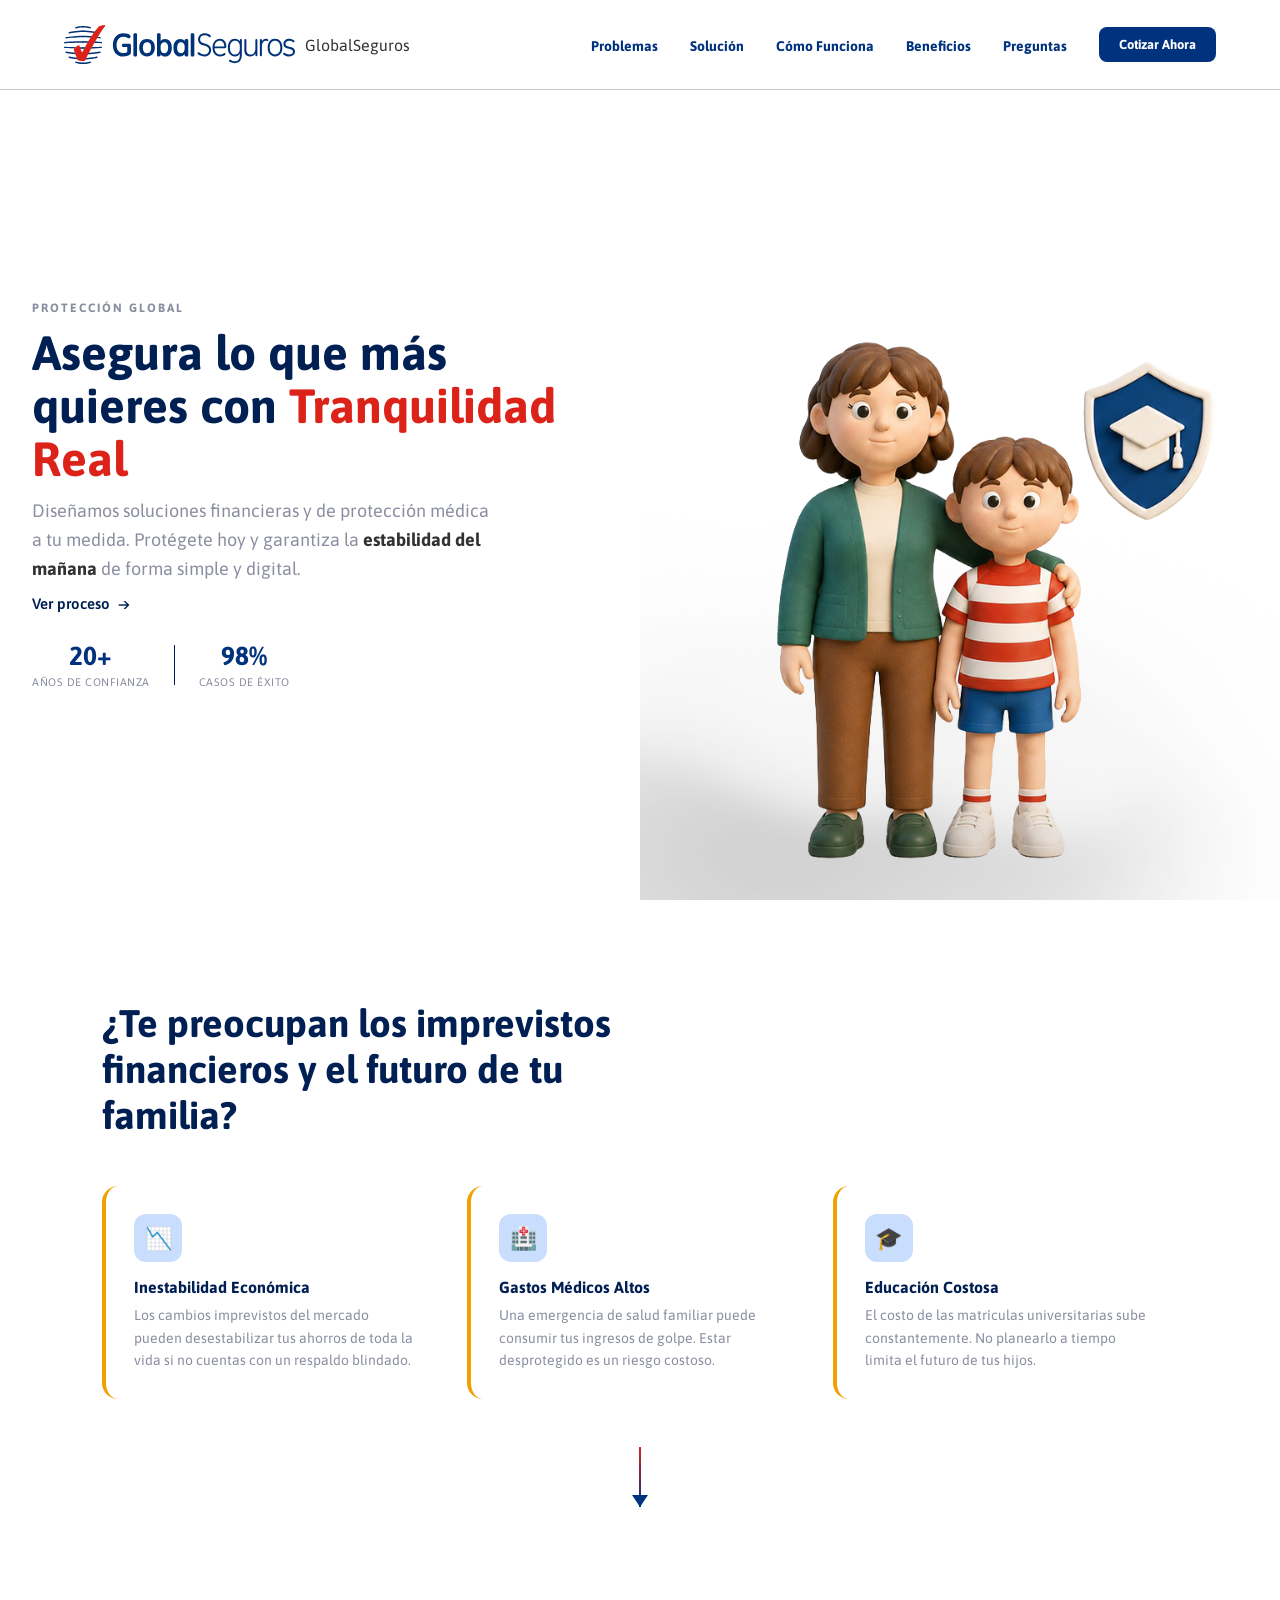
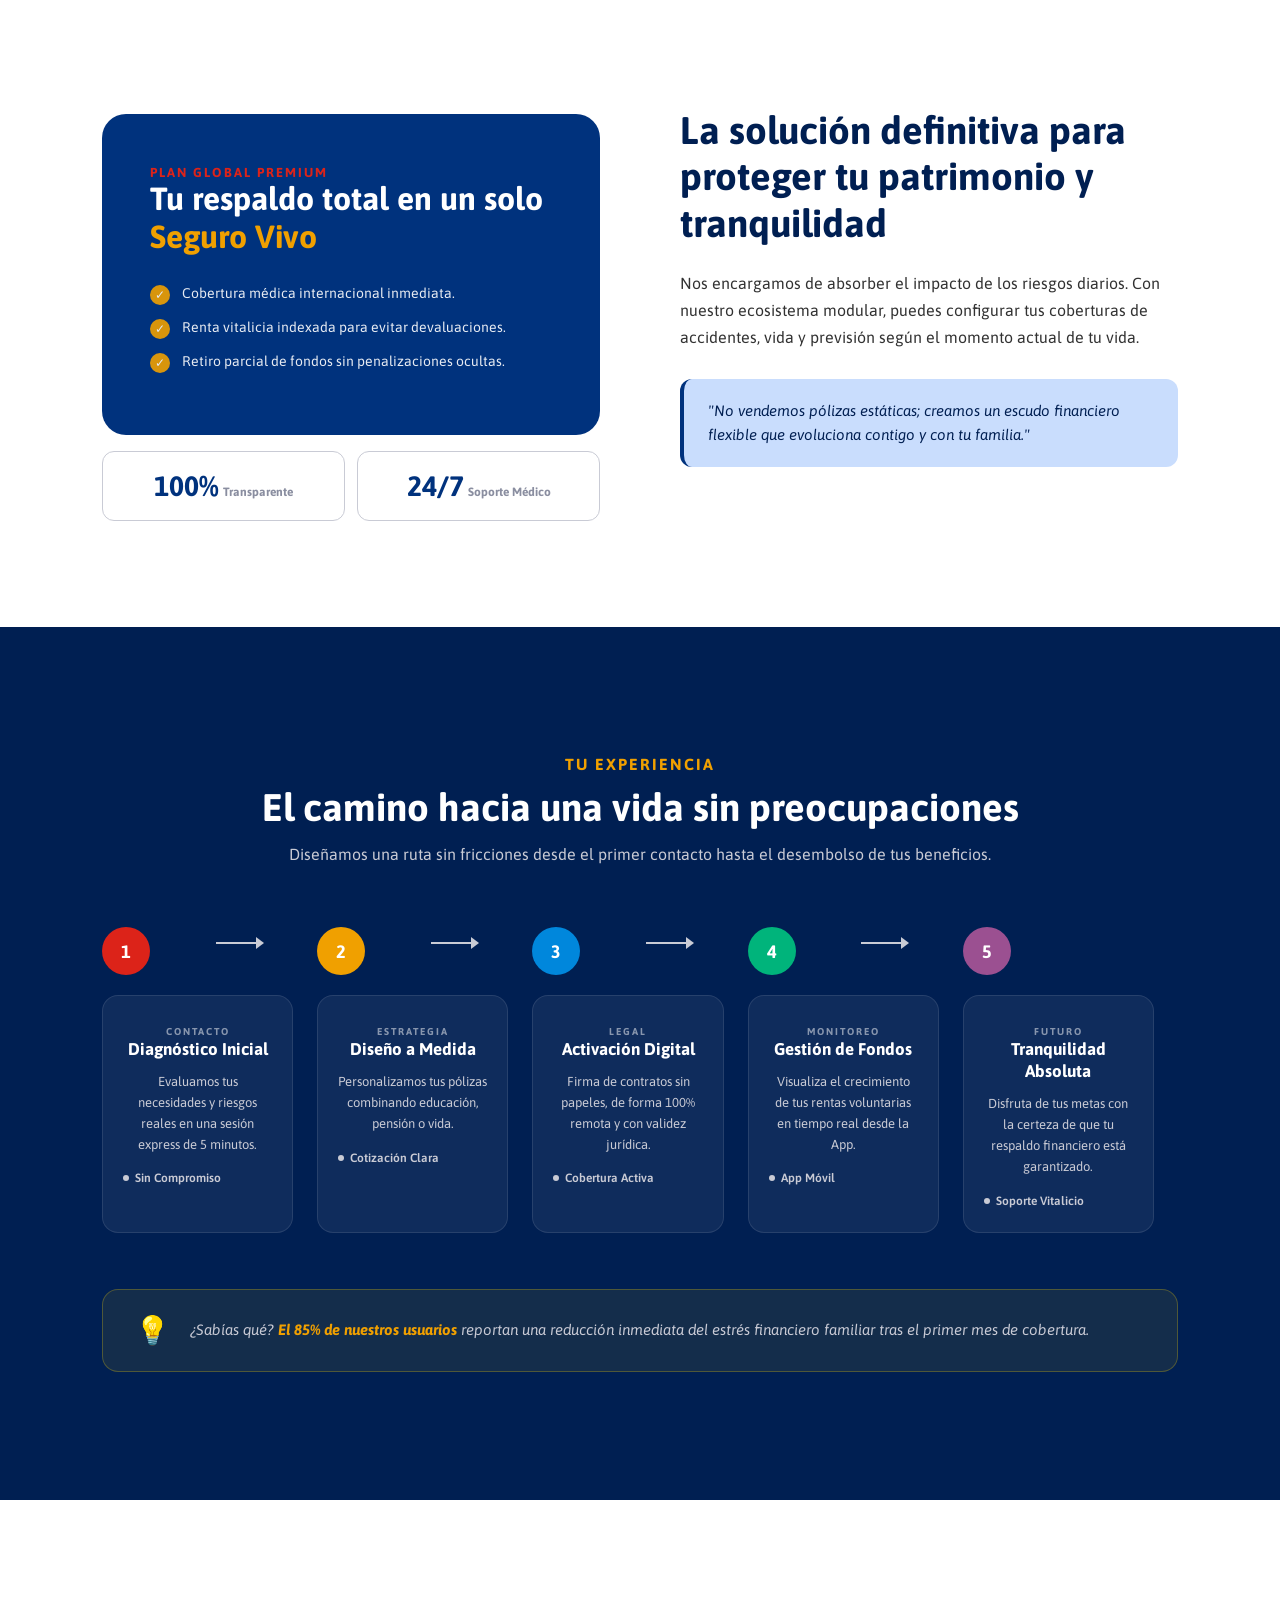
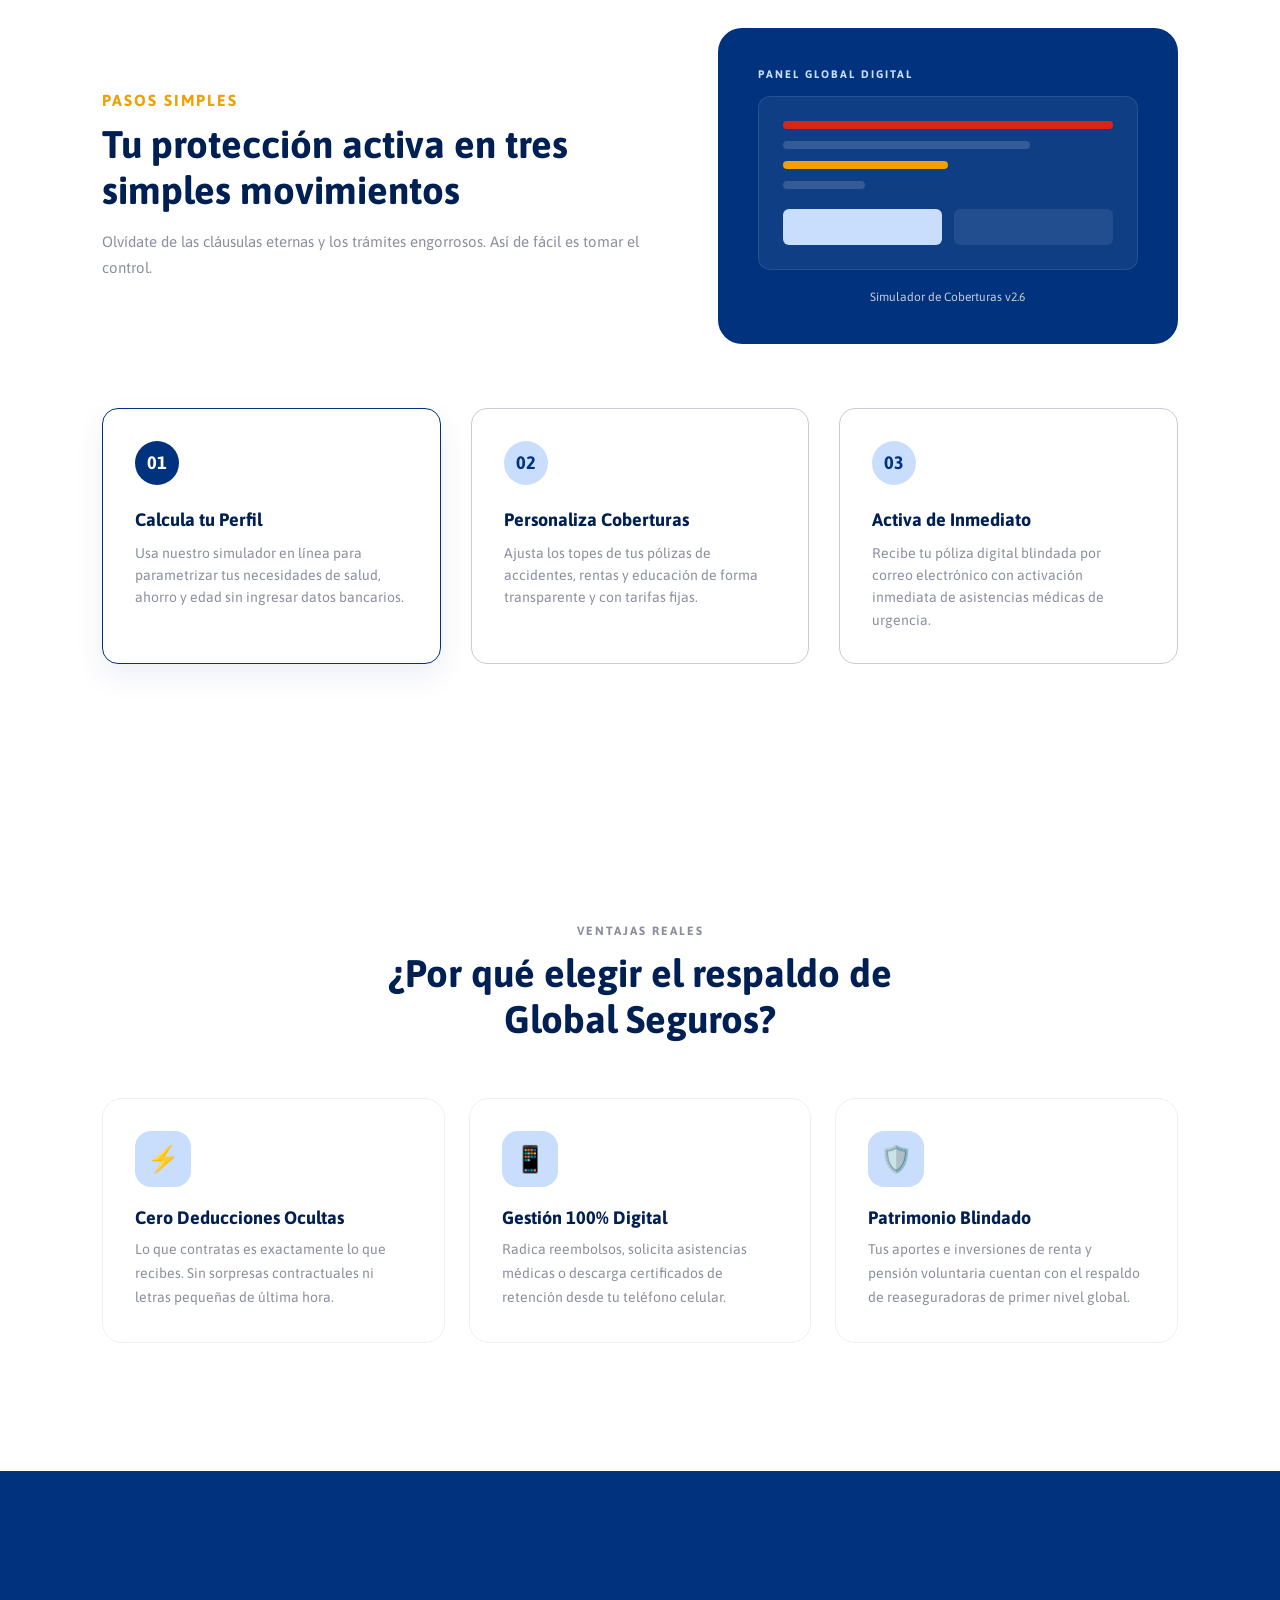
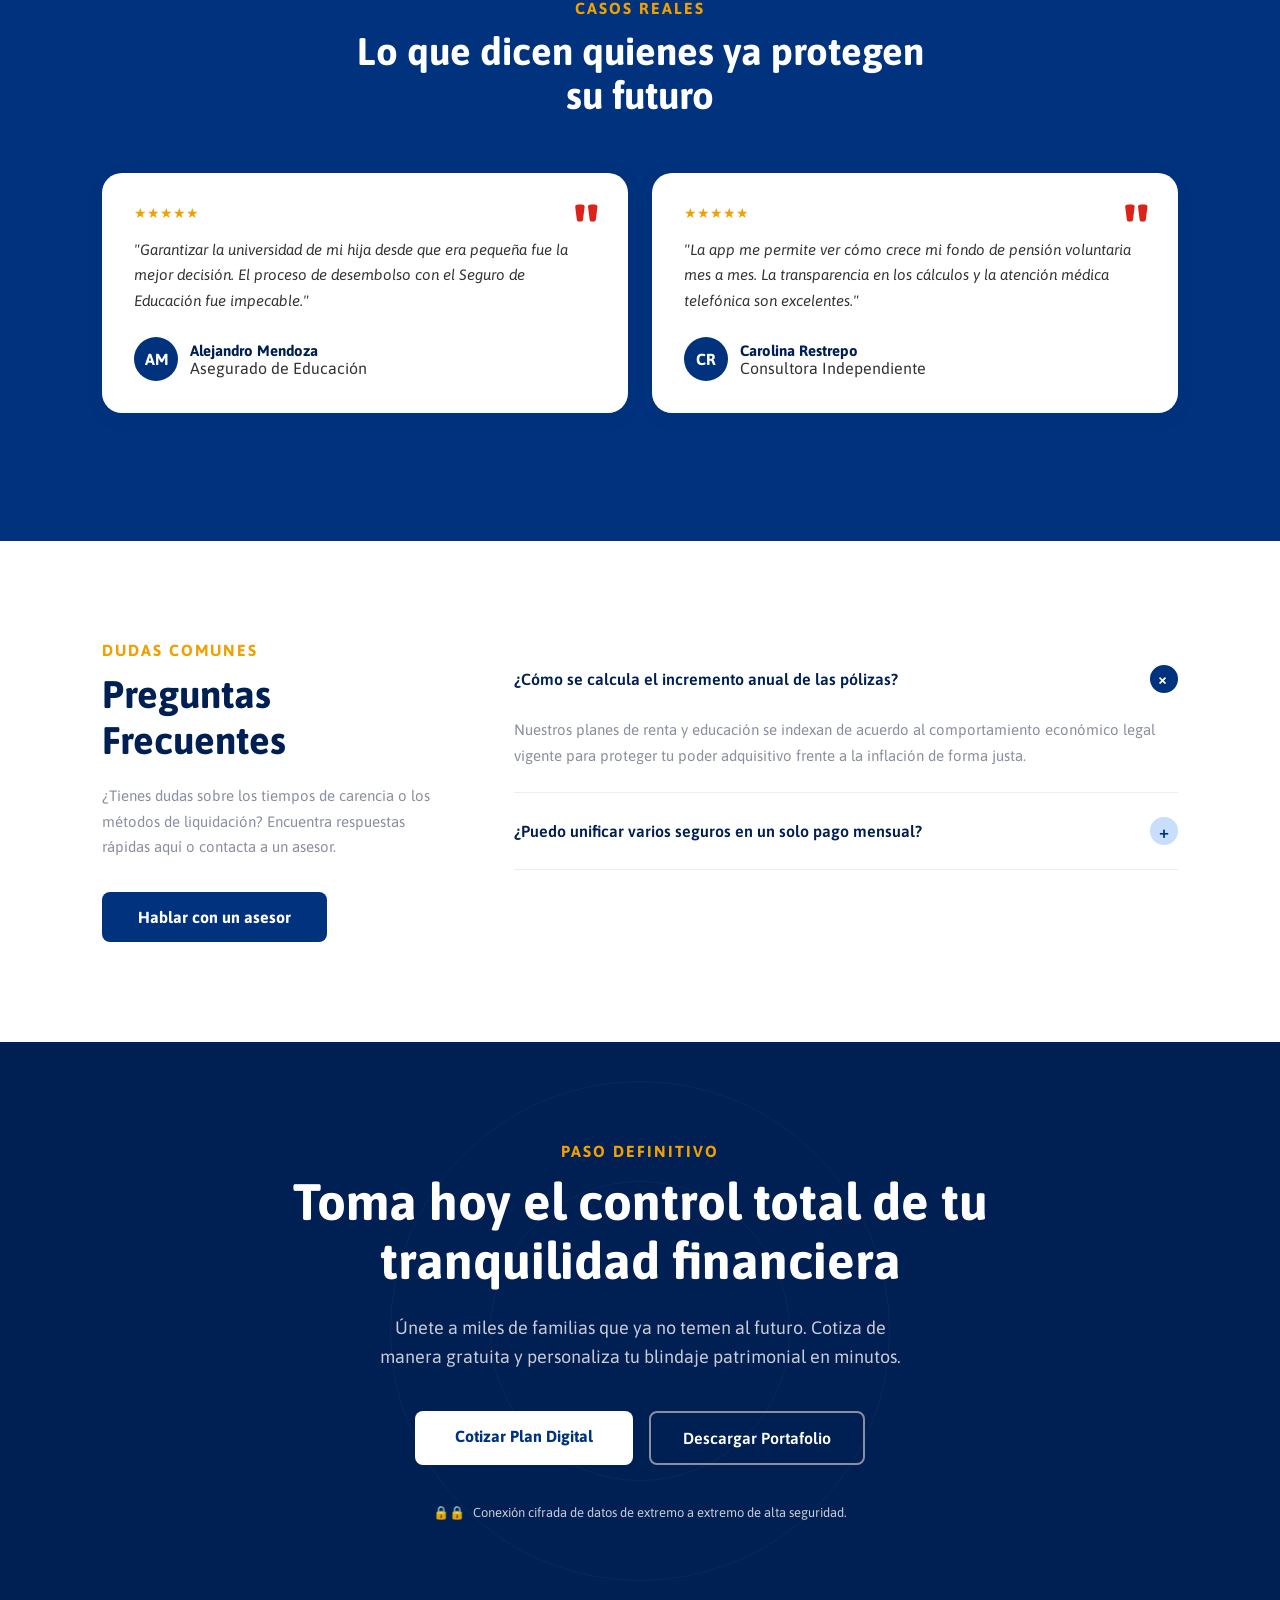
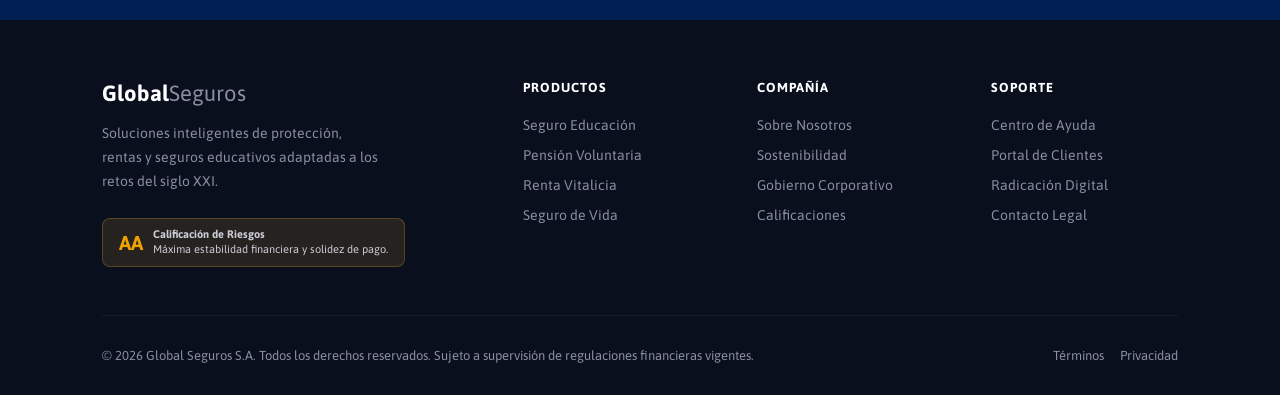
<file: index.html>
<!DOCTYPE html>
<html lang="es">
<head>
  <meta charset="UTF-8">
  <meta name="viewport" content="width=device-width, initial-scale=1.0">
  <title>Global Seguros</title>
  <link rel="preconnect" href="https://fonts.googleapis.com">
  <link rel="preconnect" href="https://fonts.gstatic.com" crossorigin>
  <link href="https://fonts.googleapis.com/css2?family=Asap:ital,wght@0,400;0,600;0,700;1,400;1,600&display=swap" rel="stylesheet">
  <link rel="stylesheet" href="estilos/marca.css">
</head>
<body>

  <nav>
    <div class="logotipo">
      <img src="multimedia/logo-globalseguros-2025.svg" alt="Global Seguros" class="logotipo-imagen">
      <span class="logotipo-texto">Global<em>Seguros</em></span>
    </div>
    <ul>
      <li><a href="#dolor">Problemas</a></li>
      <li><a href="#valor">Solución</a></li>
      <li><a href="#como">Cómo Funciona</a></li>
      <li><a href="#beneficios">Beneficios</a></li>
      <li><a href="#preguntas">Preguntas</a></li>
      <li><a href="marketplace.html" class="boton-primario" style="padding: 10px 20px; font-size: 13px;">Cotizar Ahora</a></li>
    </ul>
  </nav>

  <header class="principal">
    <div class="principal-informacion desplazar-arriba">
      <span class="etiqueta">Protección Global</span>
      <h1>Asegura lo que más quieres con <span class="destacado">Tranquilidad Real</span></h1>
      <p class="principal-texto">
        Diseñamos soluciones financieras y de protección médica a tu medida. Protégete hoy y garantiza la <strong>estabilidad del mañana</strong> de forma simple y digital.
      </p>
      <div class="principal-acciones">
  <a href="#como" class="boton-secundario" style="width: 100%; text-align: center; max-width: 200px;">Ver proceso</a>
    </div>
      <div class="principal-confianza">
        <div class="confianza-estadistica">
          <span class="numero">20+</span>
          <span class="leyenda">Años de Confianza</span>
        </div>
        <div class="confianza-divisor"></div>
        <div class="confianza-estadistica">
          <span class="numero">98%</span>
          <span class="leyenda">Casos de Éxito</span>
        </div>
      </div>
    </div>

    <div class="principal-derecho">
      <div class="contenedor-carrusel">
        <div class="carrusel-track" id="carrusel-track">
          <div class="carrusel-tarjeta">
            <img src="multimedia/heroimgdefrente.png" alt="Familia protegida 1" class="carrusel-img">
          </div>
          <div class="carrusel-tarjeta">
            <img src="multimedia/heroimgcerca.png" alt="Familia protegida 2" class="carrusel-img">
          </div>
          <div class="carrusel-tarjeta">
            <img src="multimedia/heroimgespaldas.png" alt="Familia protegida 3" class="carrusel-img">
          </div>
        </div>
      </div>
    </div>
  </header>

  <section id="dolor" class="seccion-dolor">
    <h2 class="seccion-title">¿Te preocupan los imprevistos financieros y el futuro de tu familia?</h2>
    <div class="dolor-cuadricula">
      <div class="dolor-tarjeta">
        <div class="icono">📉</div>
        <h3>Inestabilidad Económica</h3>
        <p>Los cambios imprevistos del mercado pueden desestabilizar tus ahorros de toda la vida si no cuentas con un respaldo blindado.</p>
      </div>
      <div class="dolor-tarjeta">
        <div class="icono">🏥</div>
        <h3>Gastos Médicos Altos</h3>
        <p>Una emergencia de salud familiar puede consumir tus ingresos de golpe. Estar desprotegido es un riesgo costoso.</p>
      </div>
      <div class="dolor-tarjeta">
        <div class="icono">🎓</div>
        <h3>Educación Costosa</h3>
        <p>El costo de las matrículas universitarias sube constantemente. No planearlo a tiempo limita el futuro de tus hijos.</p>
      </div>
    </div>
    <div class="dolor-flecha">
      <div class="dolor-flecha-linea"></div>
    </div>
  </section>

  <section id="valor" class="seccion-valor">
    <div class="valor-visual">
      <div class="valor-tarjeta-principal">
        <span class="nombre-producto">Plan Global Premium</span>
        <h2>Tu respaldo total en un solo <span>Seguro Vivo</span></h2>
        <ul class="valor-lista-caracteristicas">
          <li><span class="circulo-verificacion">✓</span> Cobertura médica internacional inmediata.</li>
          <li><span class="circulo-verificacion">✓</span> Renta vitalicia indexada para evitar devaluaciones.</li>
          <li><span class="circulo-verificacion">✓</span> Retiro parcial de fondos sin penalizaciones ocultas.</li>
        </ul>
      </div>
      <div class="valor-mini-tarjetas">
        <div class="valor-mini-tarjeta">
          <span class="grande">100%</span>
          <span class="pequeno">Transparente</span>
        </div>
        <div class="valor-mini-tarjeta">
          <span class="grande">24/7</span>
          <span class="pequeno">Soporte Médico</span>
        </div>
      </div>
    </div>
    <div class="valor-contenido">
      <h2 class="seccion-title">La solución definitiva para proteger tu patrimonio y tranquilidad</h2>
      <p>Nos encargamos de absorber el impacto de los riesgos diarios. Con nuestro ecosistema modular, puedes configurar tus coberturas de accidentes, vida y previsión según el momento actual de tu vida.</p>
      <div class="caja-promesa">
        <p>"No vendemos pólizas estáticas; creamos un escudo financiero flexible que evoluciona contigo y con tu familia."</p>
      </div>
    </div>
  </section>

  <section class="seccion-experiencia">
    <div class="experiencia-encabezado">
      <span class="seccion-etiqueta">Tu Experiencia</span>
      <h2 class="seccion-titulo">El camino hacia una vida sin preocupaciones</h2>
      <p>Diseñamos una ruta sin fricciones desde el primer contacto hasta el desembolso de tus beneficios.</p>
    </div>
    <div class="experiencia-pasos">
      
      <div class="experiencia-paso paso-num-1">
        <div class="paso-numero">1</div>
        <div class="paso-conector">
          <div class="paso-conector-linea"></div>
          <div class="paso-conector-flecha"></div>
        </div>
        <div class="paso-cuerpo">
          <span class="paso-etiqueta">Contacto</span>
          <h3>Diagnóstico Inicial</h3>
          <p>Evaluamos tus necesidades y riesgos reales en una sesión express de 5 minutos.</p>
          <div class="paso-accion"><span class="paso-accion-punto"></span> Sin Compromiso</div>
        </div>
      </div>

      <div class="experiencia-paso paso-num-2">
        <div class="paso-numero">2</div>
        <div class="paso-conector">
          <div class="paso-conector-linea"></div>
          <div class="paso-conector-flecha"></div>
        </div>
        <div class="paso-cuerpo">
          <span class="paso-etiqueta">Estrategia</span>
          <h3>Diseño a Medida</h3>
          <p>Personalizamos tus pólizas combinando educación, pensión o vida.</p>
          <div class="paso-accion"><span class="paso-accion-punto"></span> Cotización Clara</div>
        </div>
      </div>

      <div class="experiencia-paso paso-num-3">
        <div class="paso-numero">3</div>
        <div class="paso-conector">
          <div class="paso-conector-linea"></div>
          <div class="paso-conector-flecha"></div>
        </div>
        <div class="paso-cuerpo">
          <span class="paso-etiqueta">Legal</span>
          <h3>Activación Digital</h3>
          <p>Firma de contratos sin papeles, de forma 100% remota y con validez jurídica.</p>
          <div class="paso-accion"><span class="paso-accion-punto"></span> Cobertura Activa</div>
        </div>
      </div>

      <div class="experiencia-paso paso-num-4">
        <div class="paso-numero">4</div>
        <div class="paso-conector">
          <div class="paso-conector-linea"></div>
          <div class="paso-conector-flecha"></div>
        </div>
        <div class="paso-cuerpo">
          <span class="paso-etiqueta">Monitoreo</span>
          <h3>Gestión de Fondos</h3>
          <p>Visualiza el crecimiento de tus rentas voluntarias en tiempo real desde la App.</p>
          <div class="paso-accion"><span class="paso-accion-punto"></span> App Móvil</div>
        </div>
      </div>

      <div class="experiencia-paso paso-num-5">
        <div class="paso-numero">5</div>
        <div class="paso-cuerpo">
          <span class="paso-etiqueta">Futuro</span>
          <h3>Tranquilidad Absoluta</h3>
          <p>Disfruta de tus metas con la certeza de que tu respaldo financiero está garantizado.</p>
          <div class="paso-accion"><span class="paso-accion-punto"></span> Soporte Vitalicio</div>
        </div>
      </div>

    </div>
    <div class="experiencia-percepcion">
      <span class="percepcion-icono">💡</span>
      <p class="percepcion-texto">¿Sabías qué? <strong>El 85% de nuestros usuarios</strong> reportan una reducción inmediata del estrés financiero familiar tras el primer mes de cobertura.</p>
    </div>
  </section>

  <section id="como" class="seccion-como">
    <div class="como-encabezado">
      <div class="como-texto-principal">
        <span class="seccion-etiqueta">Pasos Simples</span>
        <h2 class="seccion-title">Tu protección activa en tres simples movimientos</h2>
        <p class="seccion-bajada">Olvídate de las cláusulas eternas y los trámites engorrosos. Así de fácil es tomar el control.</p>
      </div>
      
      <div class="como-visual">
        <span class="como-visual-titulo">Panel Global Digital</span>
        <div class="como-visual-pantalla">
          <div class="pantalla-barra ancho-completo acento"></div>
          <div class="pantalla-barra ancho-tres-cuartos"></div>
          <div class="pantalla-barra ancho-medio dorado"></div>
          <div class="pantalla-barra ancho-un-cuarto"></div>
          <div class="pantalla-fila">
            <div class="pantalla-boton boton-acento"></div>
            <div class="pantalla-boton"></div>
          </div>
        </div>
        <p class="como-visual-leyenda">Simulador de Coberturas v2.6</p>
      </div>
    </div>

    <div class="como-lista-pasos-grid">
      <div class="como-paso-card activo">
        <div class="como-paso-num">01</div>
        <div class="como-paso-contenido">
          <h3>Calcula tu Perfil</h3>
          <p>Usa nuestro simulador en línea para parametrizar tus necesidades de salud, ahorro y edad sin ingresar datos bancarios.</p>
        </div>
      </div>
      <div class="como-paso-card">
        <div class="como-paso-num">02</div>
        <div class="como-paso-contenido">
          <h3>Personaliza Coberturas</h3>
          <p>Ajusta los topes de tus pólizas de accidentes, rentas y educación de forma transparente y con tarifas fijas.</p>
        </div>
      </div>
      <div class="como-paso-card">
        <div class="como-paso-num">03</div>
        <div class="como-paso-contenido">
          <h3>Activa de Inmediato</h3>
          <p>Recibe tu póliza digital blindada por correo electrónico con activación inmediata de asistencias médicas de urgencia.</p>
        </div>
      </div>
    </div>
  </section>

  <section id="beneficios" class="seccion-beneficios">
    <div style="text-align: center; max-width: 600px; margin: 0 auto;">
      <span class="etiqueta" style="margin: 0 auto 12px;">Ventajas Reales</span>
      <h2 class="seccion-title" style="margin: 0 auto;">¿Por qué elegir el respaldo de Global Seguros?</h2>
    </div>
    <div class="beneficios-cuadricula">
      <div class="beneficio-tarjeta">
        <div class="beneficio-icono">⚡</div>
        <h3>Cero Deducciones Ocultas</h3>
        <p>Lo que contratas es exactamente lo que recibes. Sin sorpresas contractuales ni letras pequeñas de última hora.</p>
      </div>
      <div class="beneficio-tarjeta">
        <div class="beneficio-icono">📱</div>
        <h3>Gestión 100% Digital</h3>
        <p>Radica reembolsos, solicita asistencias médicas o descarga certificados de retención desde tu teléfono celular.</p>
      </div>
      <div class="beneficio-tarjeta">
        <div class="beneficio-icono">🛡️</div>
        <h3>Patrimonio Blindado</h3>
        <p>Tus aportes e inversiones de renta y pensión voluntaria cuentan con el respaldo de reaseguradoras de primer nivel global.</p>
      </div>
    </div>
  </section>

  <section class="seccion-testimonios">
    <div style="text-align: center; max-width: 600px; margin: 0 auto; color: white;">
      <span class="seccion-etiqueta">Casos Reales</span>
      <h2 class="seccion-titulo" style="color: white;">Lo que dicen quienes ya protegen su futuro</h2>
    </div>
    <div class="testimonios-cuadricula">
      <div class="testimonio-tarjeta">
        <div class="estrellas">★★★★★</div>
        <p>"Garantizar la universidad de mi hija desde que era pequeña fue la mejor decisión. El proceso de desembolso con el Seguro de Educación fue impecable."</p>
        <div class="testimonio-autor">
          <div class="autor-avatar">AM</div>
          <div>
            <h4 class="autor-nombre">Alejandro Mendoza</h4>
            <span class="autor-role">Asegurado de Educación</span>
          </div>
        </div>
      </div>
      <div class="testimonio-tarjeta">
        <div class="estrellas">★★★★★</div>
        <p>"La app me permite ver cómo crece mi fondo de pensión voluntaria mes a mes. La transparencia en los cálculos y la atención médica telefónica son excelentes."</p>
        <div class="testimonio-autor">
          <div class="autor-avatar">CR</div>
          <div>
            <h4 class="autor-nombre">Carolina Restrepo</h4>
            <span class="autor-role">Consultora Independiente</span>
          </div>
        </div>
      </div>
    </div>
  </section>

  <section id="preguntas" class="seccion-preguntas">
    <div class="preguntas-izquierdo">
      <span class="seccion-etiqueta">Dudas Comunes</span>
      <h2 class="seccion-title">Preguntas Frecuentes</h2>
      <p>¿Tienes dudas sobre los tiempos de carencia o los métodos de liquidación? Encuentra respuestas rápidas aquí o contacta a un asesor.</p>
      <a href="Formulario-contacto.html" class="boton-primario">Hablar con un asesor</a>
    </div>
    <div class="preguntas-lista">
      <div class="preguntas-elemento abierto">
        <button class="preguntas-pregunta">
          ¿Cómo se calcula el incremento anual de las pólizas?
          <span class="preguntas-icono">+</span>
        </button>
        <div class="preguntas-respuesta">
          Nuestros planes de renta y educación se indexan de acuerdo al comportamiento económico legal vigente para proteger tu poder adquisitivo frente a la inflación de forma justa.
        </div>
      </div>
      <div class="preguntas-elemento">
        <button class="preguntas-pregunta">
          ¿Puedo unificar varios seguros en un solo pago mensual?
          <span class="preguntas-icono">+</span>
        </button>
        <div class="preguntas-respuesta">
          Sí, a través de nuestro ecosistema modular unificado puedes asociar tus coberturas de vida, accidentes y pensiones bajo una misma facturación periódica y automatizada.
        </div>
      </div>
    </div>
  </section>

  <section id="cta" class="seccion-llamado-accion">
    <div class="llamado-accion-circulos">
      <div class="llamado-accion-circulo" style="width: 300px; height: 300px;"></div>
      <div class="llamado-accion-circulo" style="width: 500px; height: 500px;"></div>
    </div>
    <span class="seccion-etiqueta" style="position: relative; z-index: 2;">Paso Definitivo</span>
    <h2 class="seccion-titulo" style="position: relative; z-index: 2;">Toma hoy el control total de tu tranquilidad financiera</h2>
    <p style="position: relative; z-index: 2;">Únete a miles de familias que ya no temen al futuro. Cotiza de manera gratuita y personaliza tu blindaje patrimonial en minutos.</p>
    <div class="llamado-accion-acciones" style="position: relative; z-index: 2;">
      <a href="404.html" class="boton-blanco">Cotizar Plan Digital</a>
      <a href="404.html" class="boton-esquema-blanco">Descargar Portafolio</a>
    </div>
    <div class="llamado-accion-garantia" style="position: relative; z-index: 2;">
      <span>🔒🔒</span> Conexión cifrada de datos de extremo a extremo de alta seguridad.
    </div>
  </section>

  <footer>
    <div class="pie-superior">
      <div class="pie-marca">
        <span class="logotipo-texto" style="color: white; font-weight: 700; font-size: 22px;">Global<em style="color: var(--gris-medio);">Seguros</em></span>
        <p>Soluciones inteligentes de protección, rentas y seguros educativos adaptadas a los retos del siglo XXI.</p>
        <div class="pie-aa">
          <span class="aa-distintivo">AA</span>
          <div class="aa-texto">
            <strong>Calificación de Riesgos</strong><br>
            Máxima estabilidad financiera y solidez de pago.
          </div>
        </div>
      </div>
      <div class="pie-columna">
        <h4>Productos</h4>
        <ul>
          <li><a href="404.html">Seguro Educación</a></li>
          <li><a href="404.html">Pensión Voluntaria</a></li>
          <li><a href="404.html">Renta Vitalicia</a></li>
          <li><a href="404.html">Seguro de Vida</a></li>
        </ul>
      </div>
      <div class="pie-columna">
        <h4>Compañía</h4>
        <ul>
          <li><a href="404.html">Sobre Nosotros</a></li>
          <li><a href="404.html">Sostenibilidad</a></li>
          <li><a href="404.html">Gobierno Corporativo</a></li>
          <li><a href="404.html">Calificaciones</a></li>
        </ul>
      </div>
      <div class="pie-columna">
        <h4>Soporte</h4>
        <ul>
          <li><a href="404.html">Centro de Ayuda</a></li>
          <li><a href="404.html">Portal de Clientes</a></li>
          <li><a href="404.html">Radicación Digital</a></li>
          <li><a href="404.html">Contacto Legal</a></li>
        </ul>
      </div>
    </div>
    <div class="pie-inferior">
      <p>&copy; 2026 Global Seguros S.A. Todos los derechos reservados. Sujeto a supervisión de regulaciones financieras vigentes.</p>
      <div style="display: flex; gap: 16px;">
        <a href="404.html" style="color: var(--gris-medio); text-decoration: none;">Términos</a>
        <a href="404.html" style="color: var(--gris-medio); text-decoration: none;">Privacidad</a>
      </div>
    </div>
  </footer>
<script src="scripts/main.js"></script>
</body>
</html>
</file>
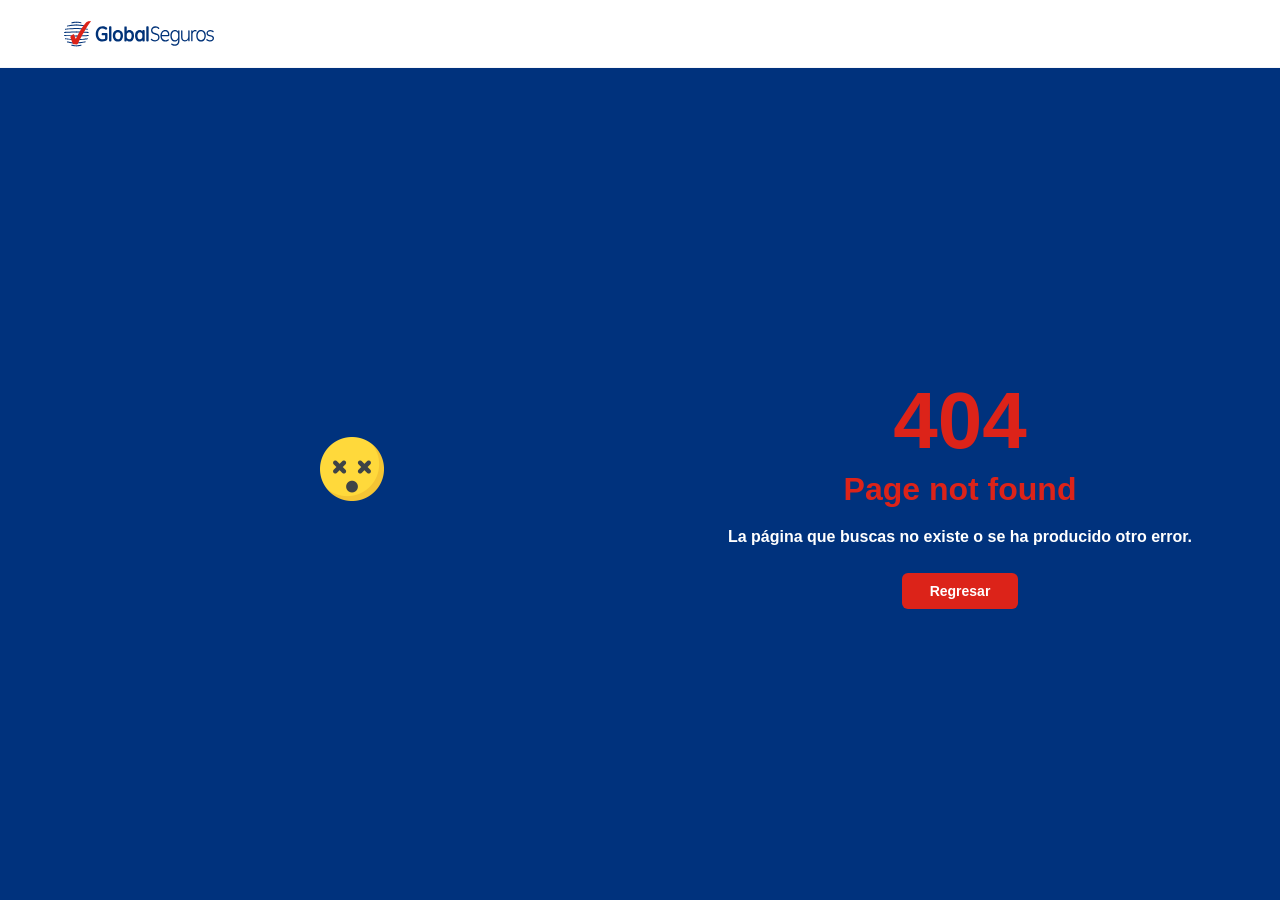
<file: error404.html>
<!DOCTYPE html>
<html lang="es">
<head>
  <meta charset="UTF-8" />
  <meta name="viewport" content="width=device-width, initial-scale=1.0" />
  <title>404 - Página no encontrada</title>
  <link rel="stylesheet" href="estilos/404.css" />
</head>
<body>
  <nav>
    <div class="logotipo">
      <img src="multimedia/logo-globalseguros-2025.svg" alt="Global Seguros Logo" class="logotipo-imagen" style="max-width: 150px;">
    </div>  
  </nav>
 <section class="container">
   <div class="icon">
      <img src="multimedia/404.png" alt="Imagen de error"/>
    </div>
  <div class="div-texto-404">
    <h1 class="numero-error-404">404</h1>
    <h2>Page not found</h2>
    <p class="mensaje">
     La página que buscas no existe o se ha producido otro error.
    </p>
<div class="contenedor-boton">
    <button class="boton">Regresar</button>
</div>
  </div> 
  
</div>
</section>
<script src="scripts/error404.js"></script>
</body>
</html>
</file>
<file: estilos/marca.css>
:root {
  /* --- COLORES PRINCIPALES ----------------------------------------------------- */
  --azul-global: #00327D;
  --rojo-global: #DC2319;
  --blanco: #FFFFFF;
   
  /* --- COLORES DE LOS SEGUROS ------------------------------------------------ */
  --educacion: #0087DC;
  --pension-vol: #00B47B;
  --renta-vol: #9B5091;
  --vida: #FF5555;
  --renta-vitalicia: #F0A000;
  --previsional: #8C5F46;
  --accidentes: #8E2D55;

  /* --- VARIACIONES PARA INTERFAZ --------------------------------------------- */
  --azul-oscuro: #001F52; 
  --azul-claro: #c9ddfd;
  --gris-claro: #c9cbd5;
  --gris-medio: #8A8EA0;
  --gris-texto: #323232;
}

* { 
  margin: 0; 
  padding: 0; 
  box-sizing: border-box; 
}

html { 
  scroll-behavior: smooth; 
}

body {
  font-family: 'Asap', sans-serif;
  color: var(--gris-texto);
  background: var(--blanco);
  overflow-x: hidden;
}

/* NAV ----------------------------------------------------------------------*/
nav {
  position: fixed; 
  top: 0; 
  left: 0; 
  right: 0; 
  z-index: 100;
  background: var(--blanco);
  border-bottom: 1px solid var(--gris-claro);
  padding: 0 5%;
  display: flex; 
  align-items: center; 
  justify-content: space-between;
  height: 10vh;
}

.logotipo {
  display: flex; 
  align-items: center; 
  gap: 10px;
}

.logotipo-imagen {
  height: 40px; 
  width: auto; 
}
  
.logotipo-texto em {
  font-style: normal; 
  font-weight: 400; 
  color: var(--gris-texto); 
}

nav ul {
  list-style: none; 
  display: flex; 
  gap: 32px; 
  align-items: center;
}

nav ul a {
  text-decoration: none; 
  font-size: 14px; 
  color: var(--azul-global);
  font-weight: bold; 
  transition: color 0.2s;
}

nav ul a:hover { 
  color: var(--rojo-global); 
}

/* HERO ----------------------------------------------------------------------*/
.principal {
  width: 100vw;
  height: 100vh;
  display: grid; 
  grid-template-columns: 1fr 1fr;
}

.principal-informacion {
  display: flex; 
  flex-direction: column; 
  justify-content: center;
  padding: 20vh 5% 10vh 5%;
  position: relative; 
  z-index: 2; 
  height: 100%;
}

.etiqueta {
  display: inline-flex; 
  align-items: center; 
  gap: 2%;
  font-size: 12px; 
  font-weight: 700;
  letter-spacing: 2px;
  text-transform: uppercase;
  width: fit-content;
  color: var(--gris-medio);
  margin-bottom: 12px;
}

.principal h1 {
  font-size: 3em;
  font-weight: 700;
  line-height: 1.1;
  color: var(--azul-oscuro);
}

.principal h1 .destacado {
  color: var(--rojo-global);
}

.principal-texto {
  font-size: 18px; 
  line-height: 1.6;
  color: var(--gris-medio);
  max-width: 80%;
  margin: 2% 0 2% 0;
}

.principal-texto strong { 
  color: var(--gris-texto); 
}

.seccion-title {
  font-size: 2.2rem;
  font-weight: 700;
  line-height: 1.1;
  color: var(--azul-oscuro);
}

/* Botones hero */
.principal-acciones {
  display: flex; 
  gap: 5%; 
  align-items: center; 
  flex-wrap: wrap;
  margin-bottom: 5%;
}

.boton-primario {
  background: var(--azul-global);
  color: var(--blanco);
  padding: 16px 36px;
  border-radius: 8px;
  font-size: 16px; 
  font-weight: 700;
  text-decoration: none;
  transition: all 0.2s;
  display: inline-block;
  border: none; 
  cursor: pointer;
}

.boton-primario:hover { 
  background: var(--azul-oscuro); 
  transform: translateY(-1px); 
}

.boton-secundario {
  color: var(--azul-oscuro);
  font-size: 15px; 
  font-weight: 600;
  text-decoration: none;
  display: inline-flex; 
  align-items: center; 
  gap: 8px;
  transition: gap 0.2s;
}

.boton-secundario:hover { 
  gap: 12px; 
}

.boton-secundario::after { 
  content: '→'; 
}

/* Stats hero */
.principal-confianza {
  display: flex; 
  align-items: center; 
  gap: 24px;
}

.confianza-estadistica {
  text-align: center;
}

.confianza-estadistica .numero {
  font-size: 26px; 
  font-weight: 700; 
  color: var(--azul-global);
  display: block;
}

.confianza-estadistica .leyenda {
  font-size: 11px; 
  color: var(--gris-medio); 
  text-transform: uppercase;
  letter-spacing: 0.5px;
}

.confianza-divisor {
  width: 1px; 
  height: 40px; 
  background: var(--azul-oscuro);
}

/* HERO imagen / Contenedor del Carrusel */
.contenedor-carrusel {
    position: relative;
    width: 100%;
    height: 100vh; 
    overflow: hidden; 
    background: var(--azul-global);
}

.carrusel-track {
    display: flex;
    flex-wrap: nowrap;
    overflow-x: hidden;       
    scroll-behavior: smooth;  
    width: 100%;
    height: 100%;
}

.carrusel-tarjeta {
    flex: 0 0 100%;             
    width: 100%;
    height: 100%;
}

.carrusel-img {
  object-fit: cover;
  width: 100%;
  height: 100%;
}

/* Tarjetas flotantes del Carrusel */
.principal-tarjeta-flotante {
  position: absolute;
  background: var(--blanco);
  padding: 12px 20px;
  border-radius: 8px;
  box-shadow: 0 10px 25px var(--gris-medio);
  display: flex;
  align-items: center;
  gap: 12px;
  z-index: 5; 
  animation: float 3s ease-in-out infinite;
}

.principal-tarjeta-flotante.tarjeta1 {
  top: 15%; 
  right: -1%;
  animation-delay: 0s;
}

.principal-tarjeta-flotante.tarjeta2 {
  bottom: 30%; 
  left: 45%;
  animation-delay: 1.5s;
}

@keyframes float {
  0%, 100% { transform: translateY(0); }
  50% { transform: translateY(-8px); }
}

.tarjeta-icono-fondo {
  width: 38px; 
  height: 38px; 
  border-radius: 10px;
  display: flex; 
  align-items: center; 
  justify-content: center;
  font-size: 18px;
}

.tarjeta-icono-fondo.verde { 
  background: var(--pension-vol); 
}

.tarjeta-icono-fondo.azul { 
  background: var(--educacion); 
}

.tarjeta-leyenda {
  font-size: 11px; 
  color: var(--gris-medio); 
}

.tarjeta-valor { 
  font-size: 14px; 
  font-weight: 700; 
  color: var(--gris-texto); 
}

/* PUNTOS DE DOLOR ---------------------------------------------------------------------*/
.seccion-dolor {
  padding: 100px 8%;
}

.seccion-title {
  font-size: clamp(28px, 3vw, 42px);
  font-weight: 700; 
  color: var(--azul-oscuro);
  line-height: 1.2; 
  max-width: 600px;
}

.dolor-cuadricula {
  display: grid; 
  grid-template-columns: repeat(auto-fit, minmax(240px, 1fr));
  gap: 20px; 
  margin-top: 48px;
}

.dolor-tarjeta {
  background: var(--blanco);
  border-radius: 16px;
  padding: 28px;
  border-left: 4px solid var(--renta-vitalicia);
  transition: transform 0.2s, box-shadow 0.2s;
}

.dolor-tarjeta:hover { 
  transform: translateY(-4px); 
  box-shadow: 0 12px 40px var(--gris-medio); 
}

.dolor-tarjeta .icono {
  width: 48px; 
  height: 48px; 
  border-radius: 12px;
  background: var(--azul-claro);
  display: flex; 
  align-items: center; 
  justify-content: center;
  font-size: 22px; 
  margin-bottom: 16px;
}

.dolor-tarjeta h3 { 
  font-size: 16px; 
  font-weight: 700; 
  color: var(--azul-oscuro); 
  margin-bottom: 8px; 
}

.dolor-tarjeta p { 
  font-size: 14px; 
  color: var(--gris-medio); 
  line-height: 1.6; 
}

.dolor-flecha {
  display: flex; 
  align-items: center; 
  justify-content: center;
  margin: 48px 0 0;
}

.dolor-flecha-linea {
  width: 2px; 
  height: 60px; 
  background: linear-gradient(to bottom, var(--rojo-global), var(--azul-global));
  position: relative;
}

.dolor-flecha-linea::after {
  content: ''; 
  position: absolute; 
  bottom: 0; 
  left: 50%;
  transform: translateX(-50%);
  border-left: 8px solid transparent;
  border-right: 8px solid transparent;
  border-top: 12px solid var(--azul-global);
}

/* PROPUESTA DE VALOR ----------------------------------------------- */
.seccion-valor {
  padding: 100px 8%;
  display: grid; 
  grid-template-columns: 1fr 1fr;
  gap: 80px; 
  align-items: center;
}

.nombre-producto {
  color: var(--rojo-global);
}

.valor-visual {
  position: relative;
}

.valor-tarjeta-principal {
  background: var(--azul-global);
  border-radius: 24px;
  padding: 48px;
  color: var(--blanco);
  position: relative; 
  overflow: hidden;
}

.valor-tarjeta-principal .nombre-producto {
  font-size: 13px; 
  font-weight: 700; 
  letter-spacing: 2px;
  text-transform: uppercase; 
}

.valor-tarjeta-principal h2 {
  font-size: 32px; 
  font-weight: 700; 
  line-height: 1.2; 
  margin-bottom: 20px;
}

.valor-tarjeta-principal h2 span { 
  color: var(--renta-vitalicia); 
}

.valor-lista-caracteristicas {
  list-style: none; 
  margin-top: 28px;
}

.valor-lista-caracteristicas li {
  display: flex; 
  align-items: flex-start; 
  gap: 12px;
  margin-bottom: 14px; 
  font-size: 14px; 
  opacity: 0.9;
}

.circulo-verificacion {
  width: 20px; 
  height: 20px; 
  border-radius: 50%;
  background: var(--renta-vitalicia);
  display: flex; 
  align-items: center; 
  justify-content: center;
  font-size: 12px; 
}

.valor-mini-tarjetas {
  display: grid; 
  grid-template-columns: 1fr 1fr; 
  gap: 12px;
  font-weight: bold;
  margin-top: 16px;
}

.valor-mini-tarjeta {
  background: var(--blanco);
  border-radius: 12px; 
  padding: 18px;
  border: 1px solid var(--gris-claro);
  text-align: center; 
  transition: transform 0.2s, box-shadow 0.2s;
}

.valor-mini-tarjeta:hover { 
  transform: translateY(-4px); 
  box-shadow: 0 12px 40px var(--gris-medio); 
}

.valor-mini-tarjeta .grande { 
  font-size: 28px; 
  font-weight: 700; 
  color: var(--azul-global); 
}

.valor-mini-tarjeta .pequeno { 
  font-size: 12px; 
  color: var(--gris-medio); 
  margin-top: 4px; 
}

.valor-contenido .seccion-title { 
  margin-bottom: 24px; 
}

.valor-contenido {
  font-size: 16px; 
  line-height: 1.7; 
  color: var(--gris-texto);
  margin-bottom: 32px;
}

.valor-contenido strong { 
  color: var(--gris-texto); 
}

.caja-promesa {
  background: var(--azul-claro);
  border-radius: 12px; 
  padding: 20px 24px;
  border-left: 4px solid var(--azul-global);
  margin: 28px 0;
}

.caja-promesa p {
  font-size: 15px; 
  font-style: italic; 
  color: var(--azul-oscuro);
  margin: 0; 
  line-height: 1.6;
}

/* CUSTOMER JOURNEY --------------------------------------------------*/
.seccion-experiencia {
  padding: 10% 8%;
  background: var(--azul-oscuro);
  position: relative; 
  overflow: hidden;
  text-align: center;
}

.experiencia-encabezado {
  color: var(--gris-claro);
  gap: 16px;
  text-align: center; 
  margin-bottom: 64px;
  position: relative; 
  z-index: 2;
}

.seccion-etiqueta { 
  color: var(--renta-vitalicia);
  font-weight: 700;
  letter-spacing: 2px;
  text-transform: uppercase;
  display: inline-flex; 
  align-items: center; 
  width: fit-content;
  margin-bottom: 12px;
}

.seccion-titulo {
  color: var(--blanco);
  font-size: clamp(28px, 3vw, 42px);
}

.experiencia-encabezado p {
  margin-top: 16px;
}

.experiencia-pasos {
  display: flex; 
  align-items: stretch;
  position: relative; 
  z-index: 2;
  overflow-x: auto; 
  padding-bottom: 8px;
}

.experiencia-paso {
  flex: 1; 
  min-width: 180px;
  display: flex; 
  flex-direction: column;
  position: relative;
}

.paso-conector {
  position: absolute; 
  top: 5%;
  right: 25%;
  width: 48px; 
  height: 2px;
  z-index: 3;
  display: flex; 
  align-items: center;
}

.paso-conector-linea {
  flex: 1; 
  height: 2px; 
  background: var(--gris-claro);
}

.paso-conector-flecha {
  width: 0; height: 0;
  border-top: 6px solid transparent;
  border-bottom: 6px solid transparent;
  border-left: 8px solid var(--gris-claro);
  flex-shrink: 0;
}

.paso-numero {
  width: 48px; 
  height: 48px;
  border-radius: 50%;
  display: flex; 
  align-items: center; 
  justify-content: center;
  font-size: 18px; 
  font-weight: 700;
  margin-bottom: 20px; 
  position: relative; 
  z-index: 2;
  transition: transform 0.2s;
}

.experiencia-paso:hover .paso-numero { 
  transform: scale(1.1); 
}

.paso-num-1 .paso-numero { background: var(--rojo-global); color: var(--blanco); }
.paso-num-2 .paso-numero { background: var(--renta-vitalicia); color: var(--blanco); }
.paso-num-3 .paso-numero { background: var(--educacion); color: var(--blanco); }
.paso-num-4 .paso-numero { background: var(--pension-vol); color: var(--blanco); }
.paso-num-5 .paso-numero { background: var(--renta-vol); color: var(--blanco); }

.paso-cuerpo {
  background: rgba(255,255,255,0.06);
  border: 1px solid rgba(255,255,255,0.1);
  border-radius: 16px;
  padding: 24px 20px;
  flex: 1;
  transition: background 0.2s, border-color 0.2s;
  margin-right: 24px;
}

.experiencia-paso:hover .paso-cuerpo {
  background: rgba(255,255,255,0.1);
  border-color: rgba(255,255,255,0.25);
}

.paso-cuerpo .paso-etiqueta {
  font-size: 10px; 
  font-weight: 700; 
  letter-spacing: 2px;
  text-transform: uppercase; 
  opacity: 0.5; 
  color: var(--blanco);
  margin-bottom: 8px;
}

.paso-cuerpo h3 {
  font-size: 17px; 
  font-weight: 700; 
  color: var(--blanco);
  margin-bottom: 12px; 
  line-height: 1.3;
}

.paso-cuerpo p {
  font-size: 13px; 
  color: var(--gris-claro);
  line-height: 1.6;
}

.paso-cuerpo .paso-accion {
  margin-top: 16px;
  display: flex; 
  align-items: center; 
  gap: 6px;
  font-size: 12px; 
  font-weight: 600; 
  color: var(--gris-claro);
}

.paso-accion-punto {
  width: 6px; 
  height: 6px; 
  border-radius: 50%;
  background: var(--gris-claro); 
  flex-shrink: 0;
}

.experiencia-percepcion {
  margin-top: 48px;
  background: rgba(255,215,0,0.08);
  border: 1px solid rgba(255,215,0,0.25);
  border-radius: 16px;
  padding: 24px 32px;
  display: flex; 
  align-items: center; 
  gap: 20px;
  position: relative; 
  z-index: 2;
}

.percepcion-icono {
  font-size: 28px; 
}

.percepcion-texto {
  font-size: 15px; 
  color: var(--gris-claro);
  line-height: 1.6; 
  font-style: italic;
}

.percepcion-texto strong { 
  color: var(--renta-vitalicia);
}

/* CÓMO FUNCIONA / GRID DE PASOS HORIZONTALES (OPTIMIZADO) ---------------------------------*/
.seccion-como {
  padding: 10% 8%;
  background: var(--blanco);
}

.como-encabezado {
  display: flex; 
  align-items: center; 
  justify-content: space-between; 
  gap: 60px;
  margin-bottom: 64px;
}

.como-texto-principal {
  flex: 1;
}

.como-texto-principal .seccion-bajada {
  margin-top: 16px; 
  color: var(--gris-medio); 
  font-size: 15px; 
  line-height: 1.7;
}

/* Distribución balanceada de 3 pasos */
.como-lista-pasos-grid {
  display: grid; 
  grid-template-columns: repeat(3, 1fr); 
  gap: 30px;
}

.como-paso-card {
  background: var(--blanco);
  padding: 32px;
  border-radius: 16px;
  border: 1px solid var(--gris-claro);
  transition: transform 0.3s ease, box-shadow 0.3s ease, border-color 0.3s ease;
}

.como-paso-card:hover {
  transform: translateY(-4px);
}

.como-paso-card.activo {
  border-color: var(--azul-global);
  box-shadow: 0 12px 30px rgba(0, 50, 125, 0.08);
}

.como-paso-num {
  width: 44px; 
  height: 44px; 
  border-radius: 50%;
  background: var(--azul-claro);
  color: var(--azul-global);
  font-size: 18px; 
  font-weight: 700;
  display: flex; 
  align-items: center; 
  justify-content: center;
  margin-bottom: 24px;
}

.como-paso-card.activo .como-paso-num {
  background: var(--azul-global); 
  color: var(--blanco);
}

.como-paso-contenido h3 {
  font-size: 18px; 
  font-weight: 700; 
  color: var(--azul-oscuro);
  margin-bottom: 12px;
}

.como-paso-contenido p {
  font-size: 14px; 
  color: var(--gris-medio); 
  line-height: 1.6;
}

/* Ilustración lateral / Mockup interactivo (Basado en tu diseño de image_c77a16.png) */
.como-visual {
  background: var(--azul-global);
  border-radius: 24px; 
  padding: 40px;
  display: flex; 
  flex-direction: column; 
  gap: 16px;
  width: 100%;
  max-width: 460px;
}

.como-visual-titulo {
  font-size: 11px; 
  text-transform: uppercase; 
  letter-spacing: 2px;
  color: var(--azul-claro); 
  font-weight: 700;
}

.como-visual-pantalla {
  background: rgba(255,255,255,0.06);
  border-radius: 12px; 
  padding: 24px;
  border: 1px solid rgba(255,255,255,0.1);
}

.como-visual-leyenda {
  font-size: 12px;
  color: var(--gris-claro);
  text-align: center;
  margin-top: 4px;
}

.pantalla-barra {
  height: 8px; 
  border-radius: 4px;
  background: rgba(255,255,255,0.15); 
  margin-bottom: 12px;
}

.pantalla-barra.ancho-completo { width: 100%; }
.pantalla-barra.ancho-tres-cuartos { width: 75%; }
.pantalla-barra.ancho-medio { width: 50%; }
.pantalla-barra.ancho-un-cuarto { width: 25%; }
.pantalla-barra.acento { background: var(--rojo-global); }
.pantalla-barra.dorado { background: var(--renta-vitalicia); }

.pantalla-fila {
  display: flex; 
  gap: 12px; 
  margin-top: 20px;
}

.pantalla-boton {
  flex: 1; 
  height: 36px; 
  border-radius: 6px;
  background: rgba(255,255,255,0.08);
}

.pantalla-boton.boton-acento { 
  background: var(--azul-claro); 
}

/* BENEFICIOS -------------------------------------------------------------------------------*/
.seccion-beneficios {
  padding: 10% 8%;
  background: var(--blanco);
}

.beneficios-cuadricula {
  display: grid; 
  grid-template-columns: repeat(auto-fit, minmax(280px, 1fr));
  gap: 24px; 
  margin-top: 56px;
}

.beneficio-tarjeta {
  padding: 32px;
  border-radius: 20px;
  border: 1px solid rgba(0,50,125,0.08);
  transition: all 0.3s;
  position: relative; 
  overflow: hidden;
}

.beneficio-tarjeta::after {
  content: ''; 
  position: absolute;
  top: 0; left: 0; right: 0; 
  height: 3px;
  background: var(--rojo-global); 
  opacity: 0;
  transition: opacity 0.3s;
}

.beneficio-tarjeta:hover { 
  box-shadow: 0 16px 48px rgba(0,50,125,0.1); 
  transform: translateY(-4px); 
}

.beneficio-tarjeta:hover::after { 
  opacity: 1; 
}

.beneficio-icono {
  width: 56px; 
  height: 56px;
  border-radius: 16px;
  background: var(--azul-claro);
  display: flex; 
  align-items: center; 
  justify-content: center;
  font-size: 26px; 
  margin-bottom: 20px;
}

.beneficio-tarjeta h3 { 
  font-size: 18px; 
  font-weight: 700; 
  color: var(--azul-oscuro); 
  margin-bottom: 10px; 
}

.beneficio-tarjeta p { 
  font-size: 14px; 
  color: var(--gris-medio); 
  line-height: 1.7; 
}

/* TESTIMONIOS --------------------------------------------------------------------------*/
.seccion-testimonios {
  padding: 10% 8%;
  background: var(--azul-global);
}

.testimonios-cuadricula {
  display: grid; 
  grid-template-columns: repeat(auto-fit, minmax(300px, 1fr));
  gap: 24px; 
  margin-top: 56px;
}

.testimonio-tarjeta {
  background: var(--blanco);
  border-radius: 20px; 
  padding: 32px;
  box-shadow: 0 4px 20px rgba(0,50,125,0.06);
  position: relative;
}

.testimonio-tarjeta::before {
  content: '"';
  position: absolute; 
  top: 20px; 
  right: 28px;
  font-size: 72px; 
  font-weight: 700; 
  color: var(--rojo-global);
  line-height: 1; 
  pointer-events: none;
}

.estrellas { 
  color: var(--renta-vitalicia); 
  font-size: 14px; 
  margin-bottom: 16px; 
}

.testimonio-tarjeta p {
  font-size: 15px; 
  line-height: 1.7; 
  color: var(--gris-texto);
  margin-bottom: 24px; 
  font-style: italic;
}

.testimonio-autor {
  display: flex; 
  align-items: center; 
  gap: 12px;
}

.autor-avatar {
  width: 44px; 
  height: 44px; 
  border-radius: 50%;
  background: var(--azul-global);
  display: flex; 
  align-items: center; 
  justify-content: center;
  color: var(--blanco); 
  font-weight: 700; 
  font-size: 16px;
}

.autor-nombre { 
  font-size: 15px; 
  font-weight: 700; 
  color: var(--azul-oscuro); 
}

.autor-rol { 
  font-size: 12px; 
  color: var(--gris-medio); 
}

/* FAQ---------------------------------------------------------------------------------- */
.seccion-preguntas {
  padding: 100px 8%;
  background: var(--blanco);
  display: grid; 
  grid-template-columns: 1fr 2fr; 
  gap: 80px;
  align-items: start;
}

.preguntas-izquierdo .seccion-etiqueta { 
  margin-bottom: 12px; 
}

.preguntas-izquierdo .seccion-titulo { 
  font-size: 32px; 
}

.preguntas-izquierdo p {
  font-size: 15px; 
  color: var(--gris-medio); 
  margin-top: 20px; 
  line-height: 1.7;
}

.preguntas-izquierdo .boton-primario { 
  margin-top: 32px; 
  display: inline-block; 
}

.preguntas-lista { 
  display: flex; 
  flex-direction: column;
}

.preguntas-elemento {
  border-bottom: 1px solid rgba(0,50,125,0.08);
  transition: background 0.2s;
}

.preguntas-pregunta {
  width: 100%; 
  background: none; 
  border: none; 
  cursor: pointer;
  padding: 24px 0;
  display: flex; 
  justify-content: space-between; 
  align-items: center;
  font-family: 'Asap', sans-serif;
  font-size: 16px; 
  font-weight: 600; 
  color: var(--azul-oscuro);
  text-align: left; 
  gap: 16px;
}

.preguntas-pregunta:hover { 
  color: var(--azul-global); 
}

.preguntas-icono {
  width: 28px; 
  height: 28px; 
  border-radius: 50%;
  background: var(--azul-claro);
  color: var(--azul-global);
  display: flex; 
  align-items: center; 
  justify-content: center;
  font-size: 18px; 
  flex-shrink: 0;
  transition: transform 0.3s, background 0.2s;
}

.preguntas-elemento.abierto .preguntas-icono { 
  transform: rotate(45deg); 
  background: var(--azul-global); 
  color: var(--blanco); 
}

.preguntas-respuesta {
  display: none; 
  padding: 0 0 24px;
  font-size: 15px; 
  color: var(--gris-medio); 
  line-height: 1.7;
}

.preguntas-elemento.abierto .preguntas-respuesta {
  display: block; 
}

/* CTA FINAL ---------------------------------------------------------------*/
.seccion-llamado-accion {
  padding: 100px 8%;
  background: var(--azul-oscuro);
  text-align: center;
  position: relative; 
  overflow: hidden;
}

.llamado-accion-circulos {
  position: absolute; 
  top: 50%; 
  left: 50%;
  transform: translate(-50%, -50%);
  pointer-events: none;
}

.llamado-accion-circulo {
  position: absolute; 
  border-radius: 50%;
  border: 1px solid rgba(255,255,255,0.04);
  transform: translate(-50%, -50%);
}

.seccion-llamado-accion .seccion-etiqueta { 
  color: var(--renta-vitalicia); 
}

.seccion-llamado-accion .seccion-titulo {
  color: var(--blanco); 
  font-size: clamp(32px, 4vw, 52px);
  margin: 0 auto 24px; 
  max-width: 700px;
  text-align: center;
}

.seccion-llamado-accion p {
  font-size: 18px; 
  color: var(--gris-claro); 
  max-width: 540px;
  margin: 0 auto 40px; 
  line-height: 1.6;
}

.llamado-accion-acciones {
  display: flex; 
  gap: 16px; 
  justify-content: center; 
  flex-wrap: wrap;
}

.boton-blanco {
  background: var(--blanco); 
  color: var(--azul-global);
  padding: 16px 40px;
  border-radius: 8px;
  font-size: 16px; 
  font-weight: 700;
  text-decoration: none;
  transition: all 0.2s; 
  display: inline-block;
}

.boton-blanco:hover { 
  transform: translateY(-2px); 
  box-shadow: 0 8px 24px rgba(0,0,0,0.2); 
}

.boton-esquema-blanco {
  background: transparent; 
  color: var(--blanco);
  padding: 16px 32px; 
  border-radius: 8px;
  font-size: 16px; 
  font-weight: 600;
  text-decoration: none; 
  display: inline-block;
  border: 2px solid var(--gris-medio);
  transition: all 0.2s;
}

.boton-esquema-blanco:hover { 
  border-color: var(--gris-claro); 
}

.llamado-accion-garantia {
  margin-top: 40px; 
  color: var(--gris-claro);
  font-size: 13px; 
  display: flex; 
  align-items: center;
  justify-content: center; 
  gap: 8px;
}

/* FOOTER ---------------------------------------------------------------*/
footer {
  background: #0A0F1E;
  padding: 60px 8% 32px;
  color: var(--gris-medio);
}

.pie-superior {
  display: grid; 
  grid-template-columns: 2fr 1fr 1fr 1fr;
  gap: 48px;
  padding-bottom: 48px; 
  border-bottom: 1px solid rgba(255,255,255,0.06);
}

.pie-marca .logotipo-texto { 
  color: var(--blanco); 
  font-size: 22px; 
}

.pie-marca .logotipo-texto em { 
  color: var(--gris-medio); 
}

.pie-marca p {
  font-size: 14px; 
  line-height: 1.7; 
  margin-top: 16px;
  max-width: 280px;
}

.pie-columna h4 {
  font-size: 13px; 
  font-weight: 700; 
  text-transform: uppercase;
  letter-spacing: 1px; 
  color: var(--blanco); 
  margin-bottom: 20px;
}

.pie-columna ul { 
  list-style: none; 
  display: flex; 
  flex-direction: column; 
  gap: 12px; 
}

.pie-columna a { 
  text-decoration: none; 
  color: var(--gris-medio); 
  font-size: 14px; 
  transition: color 0.2s; 
}

.pie-columna a:hover { 
  color: var(--blanco); 
}

.pie-inferior {
  padding-top: 32px;
  display: flex; 
  justify-content: space-between; 
  align-items: center;
  font-size: 13px;
}

.pie-aa {
  display: flex; 
  align-items: center; 
  gap: 10px;
  background: rgba(201,150,42,0.15);
  border: 1px solid rgba(201,150,42,0.3);
  border-radius: 8px; 
  padding: 8px 16px;
  margin-top: 24px; 
  width: fit-content;
}

.aa-distintivo {
  font-size: 20px; 
  font-weight: 700; 
  color: var(--renta-vitalicia);
}

.aa-texto { 
  font-size: 11px; 
  color: var(--gris-claro); 
  line-height: 1.4; 
}

/* ANIMACIONES */
.desplazar-arriba {
  opacity: 0; 
  transform: translateY(30px);
  animation: desplazadoArriba 0.6s ease forwards;
}

@keyframes desplazadoArriba {
  to { opacity: 1; transform: translateY(0); }
}

/* MEDIA QUERIES (RESPONSIVE) ----------------------------------------------------*/
@media (max-width: 900px) {
  .principal { 
    grid-template-columns: 1fr; 
  }

  .principal-derecho { 
    display: none; 
  }

  .seccion-valor { 
    grid-template-columns: 1fr; 
  }

  .seccion-preguntas { 
    grid-template-columns: 1fr; 
  }

  .como-encabezado { 
    flex-direction: column;
    align-items: center;
    text-align: center;
    gap: 32px;
  }

  .como-lista-pasos-grid {
    grid-template-columns: 1fr;
    gap: 20px;
  }

  .pie-superior { 
    grid-template-columns: 1fr 1fr; 
  }

  nav ul { 
    display: none; 
  }

  .experiencia-pasos { 
    flex-direction: column; 
  }

  .paso-conector { 
    display: none; 
  }

  .paso-cuerpo { 
    margin-right: 0; 
    margin-bottom: 16px; 
  }
}

@media (max-width: 600px) {
  .contenedor-carrusel {
    padding: 0; 
  }
  
  .carrusel-img {
    height: 300px; 
  }
}
</file>
<file: estilos/404.css>
* {
  margin: 0;
  padding: 0;
  box-sizing: border-box;
}

:root {
  /* --- COLORES PRINCIPALES --- */
  --azul-global: #00327D;
  --rojo-global: #DC2319;
  --blanco: #FFFFFF;
   
  /* --- COLORES DE LOS SEGUROS --- */
  --educacion: #0087DC;
  --pension-vol: #00B47B;
  --renta-vol: #9B5091;
  --vida: #FF5555;
  --renta-vitalicia: #F0A000;
  --previsional: #8C5F46;
  --accidentes: #8E2D55;


  /* --- VARIACIONES PARA INTERFAZ --- */
  --azul-oscuro: #001F52; 
  --azul-claro: #E8EEF8;
  --gris-claro: #F5F6FA;
  --gris-medio: #8A8EA0;
  --gris-texto: #323232;
}


html { 
  scroll-behavior: smooth; 
}

body {
  font-family: 'Asap', sans-serif;
  font-weight: bold;
  background: var(--azul-global);
  color: var(--blanco);
  overflow-x: hidden;
  width: 100vw;
  height: 100vh;
}

.container {
   width: 100vw;
  height: 100vh;
  display: grid; 
  grid-template-columns: 1fr 1fr;
}

.icon {
  display: flex; 
  flex-direction: column; 
  justify-content: center;
  padding: 20% 0 10vh 50%;
  position: relative; 
  z-index: 2; 
  height: 100%;
  width: 100%;
}
    
.icon img {
  width: 70%;
  height: auto;
  display: inline-block; 
  width: 64px;           
  animation: grandepeq 3s infinite ease-in-out; 
  transform-origin: center; 
}

@keyframes grandepeq {
    0% {
        transform: scale(3);
        filter: drop-shadow(0 4px 6px rgba(0, 0, 0, 0.1));
    }
    50% {
        transform: scale(3.5); 
        filter: drop-shadow(0 10px 15px rgba(0, 0, 0, 0.15)); 
    }
    100% {
        transform: scale(3);
        filter: drop-shadow(0 4px 6px rgba(0, 0, 0, 0.1));
    }
}

.div-texto-404 {
  display: flex; 
  flex-direction: column; 
  justify-content: center;
  align-items: center;
  text-align: center;
  padding: 20vh 5% 10vh 5%;
  position: relative; 
  z-index: 2; 
}
.numero-error-404 {
  font-size: 5em;
  font-weight: bold;
  color: var(--rojo-global);
  line-height: 1;
  margin-bottom: 10px;
  
}

h2 {
  font-size: 2em;
  color: var(--rojo-global) ;
  margin-bottom: 16px;
}

.mensaje {
  font-size: 1em;
  line-height: 1.6;
}


.boton {
  display: inline-block;
  margin-top: 24px;
  padding: 10px 28px;
  background-color: var(--rojo-global);
  color: var(--blanco);
  text-decoration: none;
  border-radius: 6px;
  font-size: 14px;
  border: none;
  cursor: pointer;
  font-weight: 600;
}

.contenedor-boton :hover {
  background-color: var(--blanco);
  text-decoration: none;
  color: var(--rojo-global);
}



/* NAV */
  nav {
    position: fixed; 
    top: 0; 
    left: 0; 
    right: 0; 
    z-index: 100;
    background: var(--blanco);
    border-bottom: 1px solid var(--gris-claro);
    padding: 0 5%;
    display: flex; 
    align-items: center; 
    justify-content: space-between;
    height: 68px;
  }
  .logotipo {
    display: flex; 
    align-items: center; 
    gap: 10px;
  }
  .logotipo-imagen {
    height: 40px; 
    width: auto; 
  }
</file>
